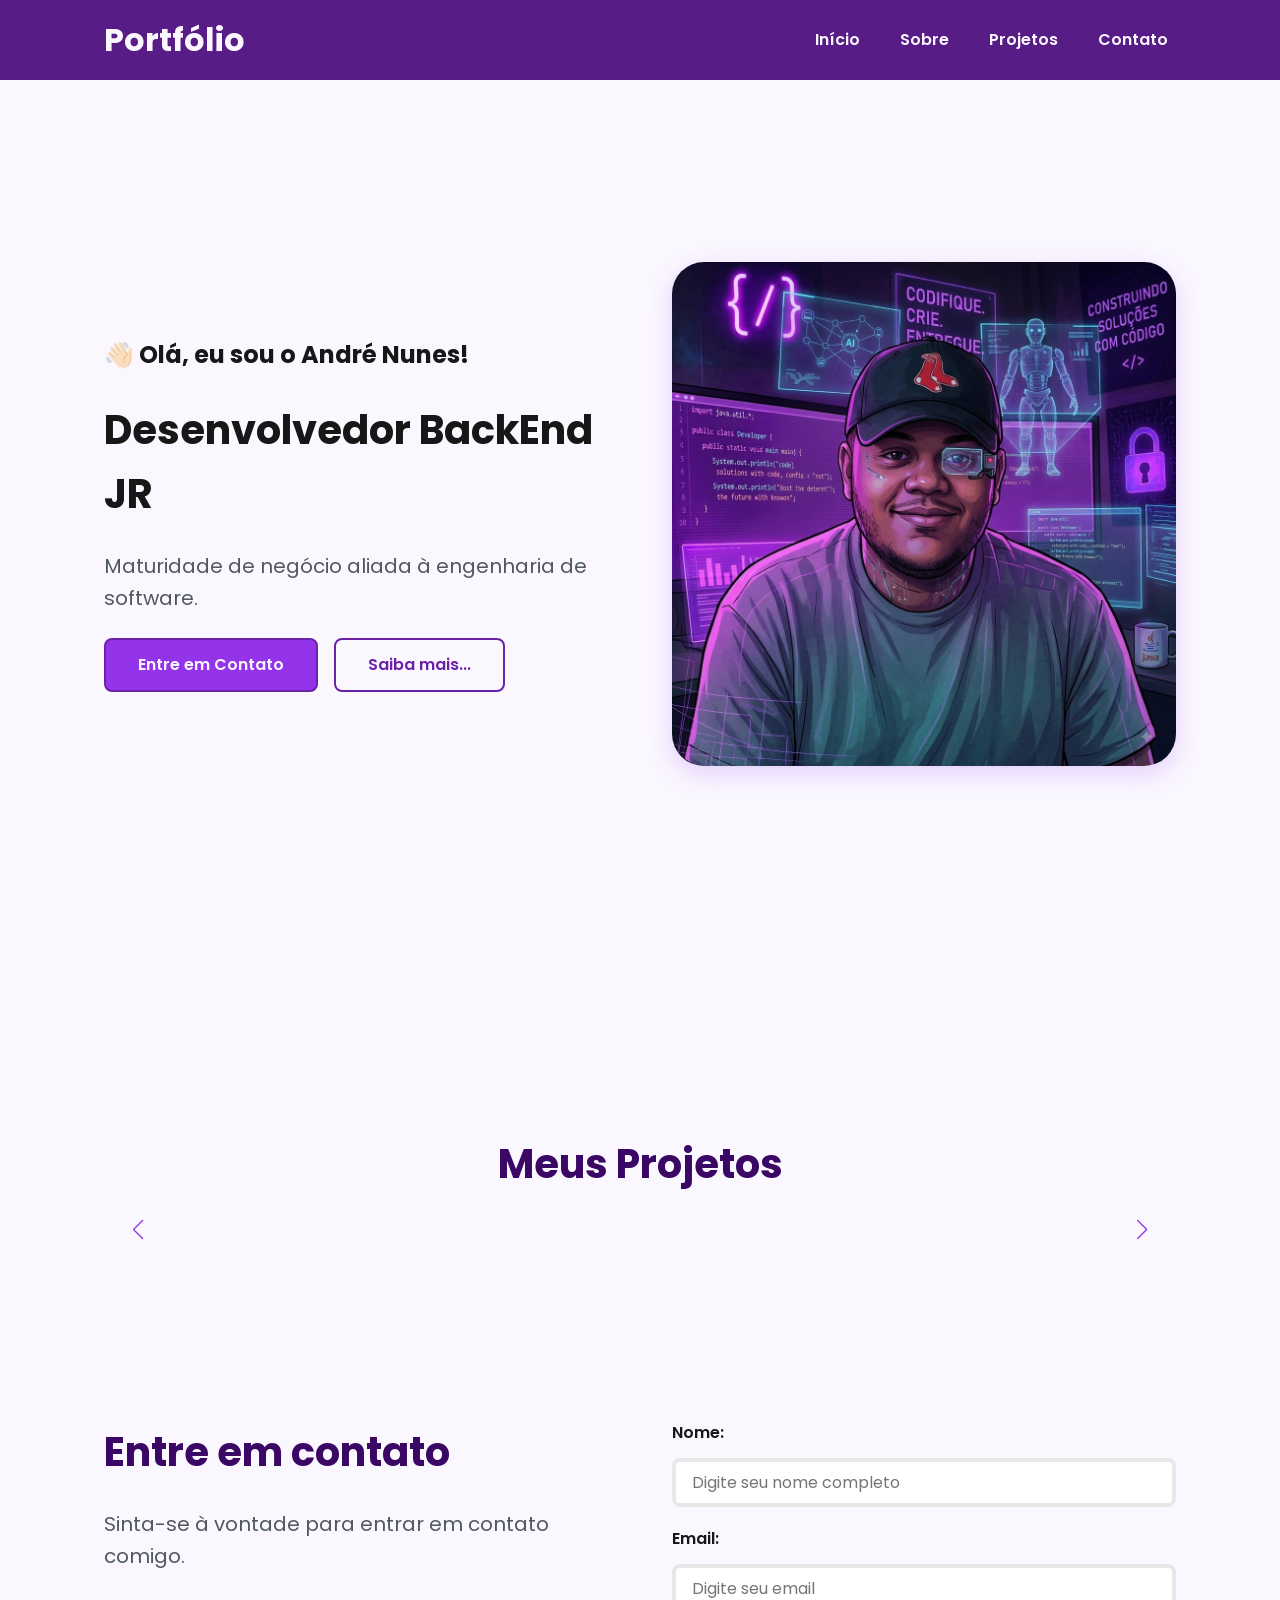
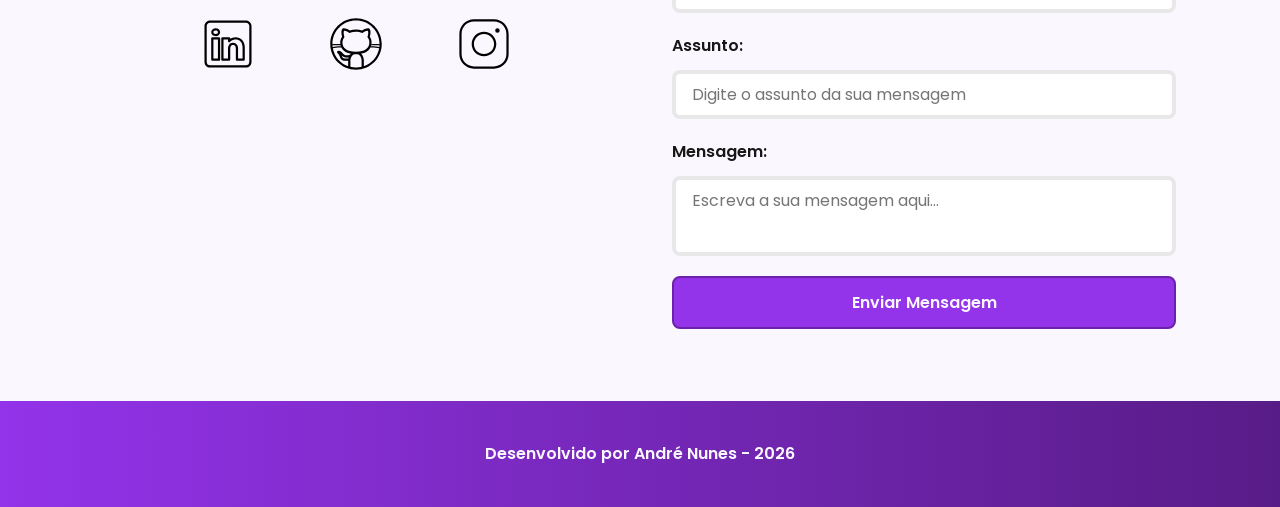
<file: index.html>
<!DOCTYPE html>
<html lang="pt-br">

<head>

    <!-- Fontes do Google -->
    <link rel="preconnect" href="https://fonts.googleapis.com">
    <link rel="preconnect" href="https://fonts.gstatic.com" crossorigin>

    <!-- Fonte do Google - Poppins -->
    <link href="https://fonts.googleapis.com/css2?family=Poppins&display=swap" rel="stylesheet">

    <meta charset="UTF-8">
    <meta name="viewport" content="width=device-width, initial-scale=1.0">

    <meta name="author" content="André Nunes">

    <meta name="description" content="Portfólio Pessoal do André Nunes, 
                    desenvolvedor BackEnd JR especializado em criar soluções 
                    digitais eficientes. Conheça meus projetos e entre em contato.">

    <meta name="robots" content="index, follow">

    <link rel="icon" type="image/svg+xml" href="./assets/img/favicon.svg">

    <!-- SWIPER CSS -->
    <link rel="stylesheet" href="https://cdn.jsdelivr.net/npm/swiper@11/swiper-bundle.min.css">

    <!-- CSS principal da página -->
    <link rel="stylesheet" href="./assets/css/style.css">

    <title>Portfólio do André</title>
</head>

<body>

    <!--- Cabeçalho da Página -->
    <header>
        <div class="menu-content">
            <!-- Título do cabeçalho -->
            <a href="index.html" id="titulo">Portfólio</a>

            <!-- Menu de Navegação -->
            <nav>
                <ul class="menu-list">
                    <li><a href="#hero">Início</a></li>
                    <li><a href="#about">Sobre</a></li>
                    <li><a href="#projects">Projetos</a></li>
                    <li><a href="#contact">Contato</a></li>

                </ul>
            </nav>
        </div>
    </header>

    <!--- Conteúdo Principal da Página -->
    <main>

        <!-- Seção Hero -->
        <section id="hero" class="section-container hero-container">

            <!-- Boas Vindas-->
            <article class="hero-content">
                <span>👋🏻 Olá, eu sou o André Nunes!</span>
                <h1>Desenvolvedor BackEnd JR</h1>
                <p>Maturidade de negócio aliada à engenharia de software.</p>

                <div class="buttons-container">
                    <a href="#contact" class="botao">Entre em Contato</a>
                    <a href="#about" class="botao-outline">Saiba mais...</a>
                </div>
            </article>

            <!-- Imagem da Seção Hero -->
            <figure class="hero-image">
                <img src="./assets/img/andre-portfolio.png" alt="Foto do autor do site" class="float-animation">
            </figure>

        </section>

        <!-- Seção Sobre Mim -->
        <section id="about" class="section-container about-container">



        </section>

        <!-- Seção Projetos -->
        <section id="projects" class="section-container projects-container">

            <h2>Meus Projetos</h2>

            <!-- Swiper Container -->
            <div class="swiper projects-swiper">
                <div class="swiper-wrapper">

                </div>

                <!-- Botões de Navegação -->
                <div class="swiper-button-next"></div>
                <div class="swiper-button-prev"></div>

                <!-- Paginação -->
                <div class="swiper-pagination"></div>

            </div>

        </section>

        <!-- Seção Contato -->
        <section id="contact" class="section-container contact-container">

            <!-- Redes Sociais-->
            <article class="contact-info">
                <h2>Entre em contato</h2>
                <p>Sinta-se à vontade para entrar em contato comigo.</p>

                <!-- Links das Redes Sociais -->
                <div class="social-container">

                    <a href="https://www.linkedin.com/in/andrel-srn/" target="_blank" class="social-icon"
                        aria-label="LinkedIn">
                        <img src="./assets/icons/social/linkedin.svg" alt="Link para o LinkedIn">
                    </a>

                    <a href="https://github.com/andrelsrn" target="_blank" class="social-icon" aria-label="GitHub">
                        <img src="./assets/icons/social/github.svg" alt="Link para o GitHub">
                    </a>

                    <a href="https://instagram.com/andrelsrn" target="_blank" class="social-icon"
                        aria-label="Instagram">
                        <img src="./assets/icons/social/instagram.svg" alt="Link para o Instagram">
                    </a>
                </div>
            </article>

            <!-- Formulário de Contato -->
            <form id="formulario" action="https://formsubmit.co/andrel.srn@hotmail.com" method="POST">

                <input type="hidden" name="_next" value="https://andrelsrn.github.io/portfolio/">
                <input type="hidden" name="_captcha" value="false">

                <label for="nome">Nome:</label>
                <input id="nome" name="nome" type="text" placeholder="Digite seu nome completo">
                <span id="erro-nome"></span>


                <label for="email">Email:</label>
                <input id="email" name="email" type="text" placeholder="Digite seu email">
                <span id="erro-email"></span>

                <label for="assunto">Assunto:</label>
                <input id="assunto" name="assunto" type="text" placeholder="Digite o assunto da sua mensagem">
                <span id="erro-assunto"></span>

                <label for="mensagem">Mensagem:</label>
                <textarea id="mensagem" name="mensagem" placeholder="Escreva a sua mensagem aqui..."></textarea>
                <span id="erro-mensagem"></span>

                <button class="botao" type="submit">Enviar Mensagem</button>

            </form>

        </section>


    </main>

    <!--- Rodapé da Página -->
    <footer>
        Desenvolvido por André Nunes - 2026
    </footer>

    <!-- SWIPER JS -->
    <script src="https://cdn.jsdelivr.net/npm/swiper@11/swiper-bundle.min.js"></script>

    <script src="./assets/js/script.js"></script>


</body>

</html>
</file>
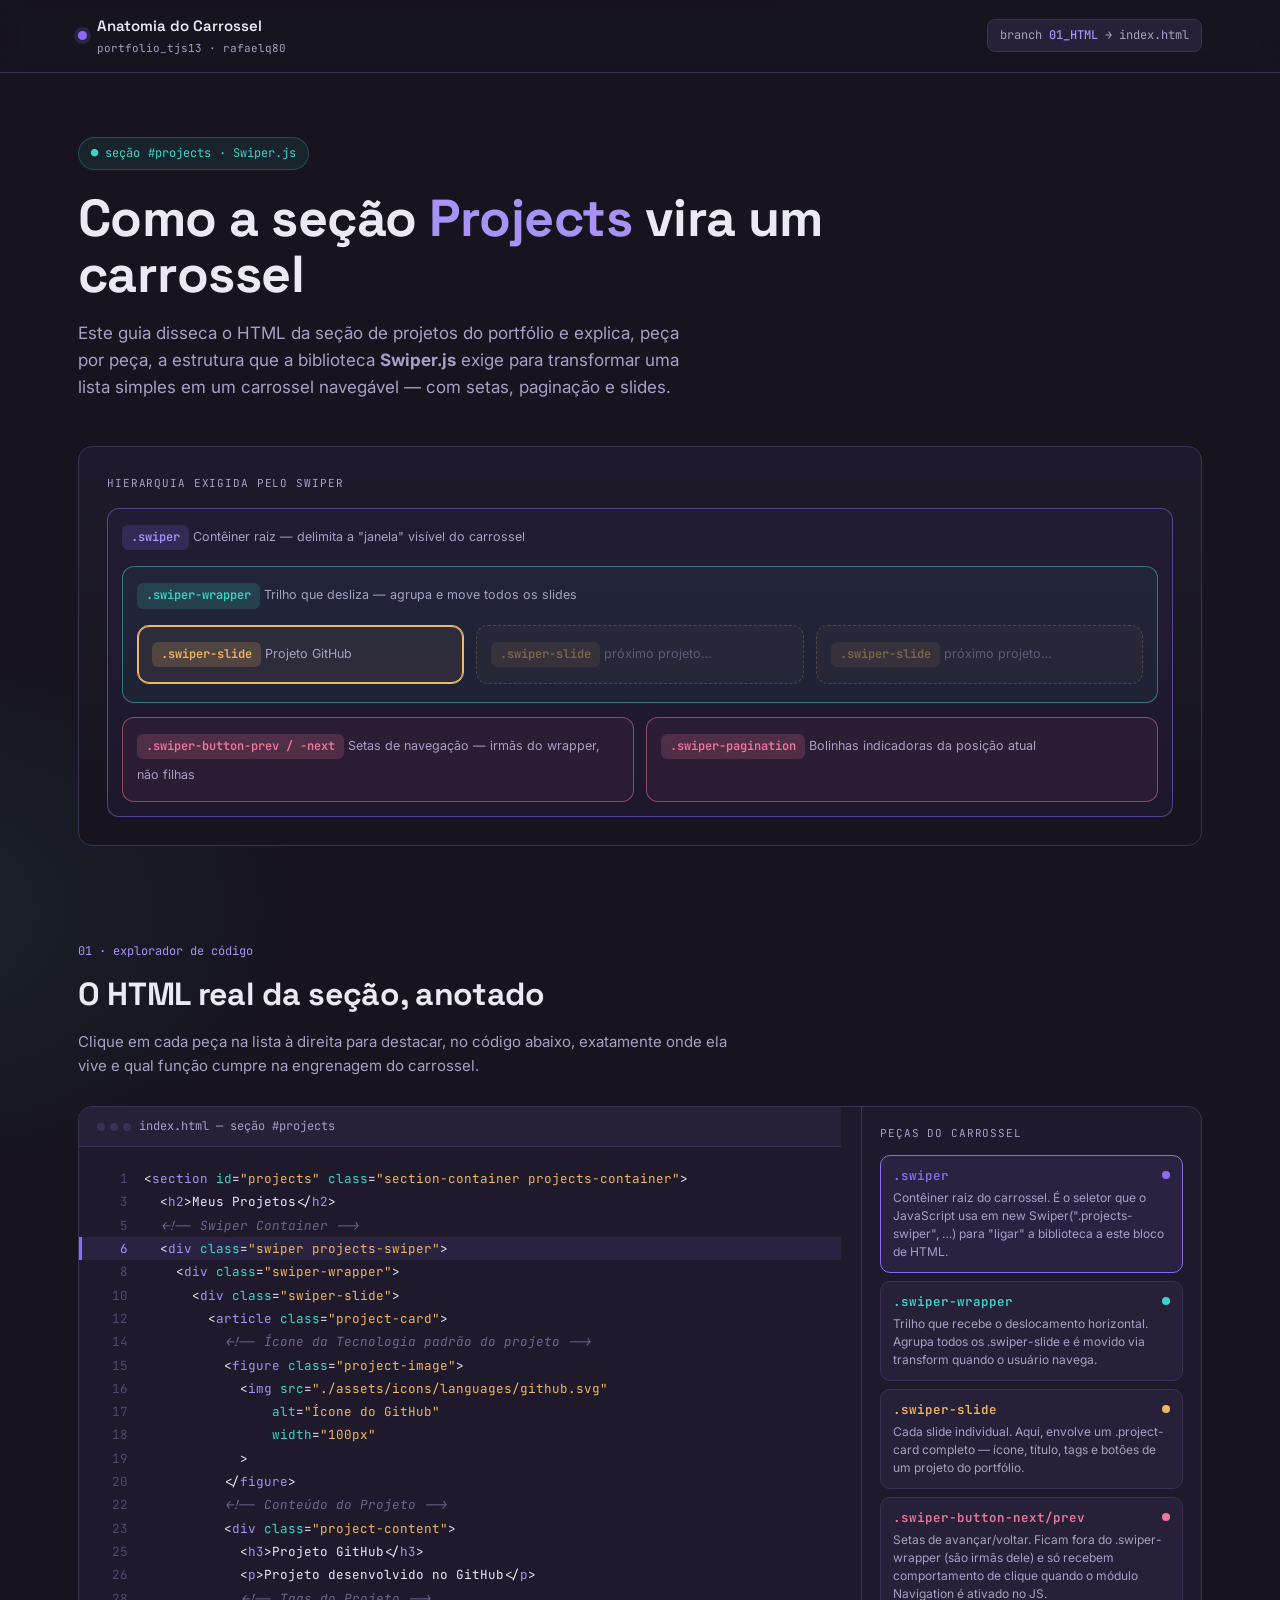
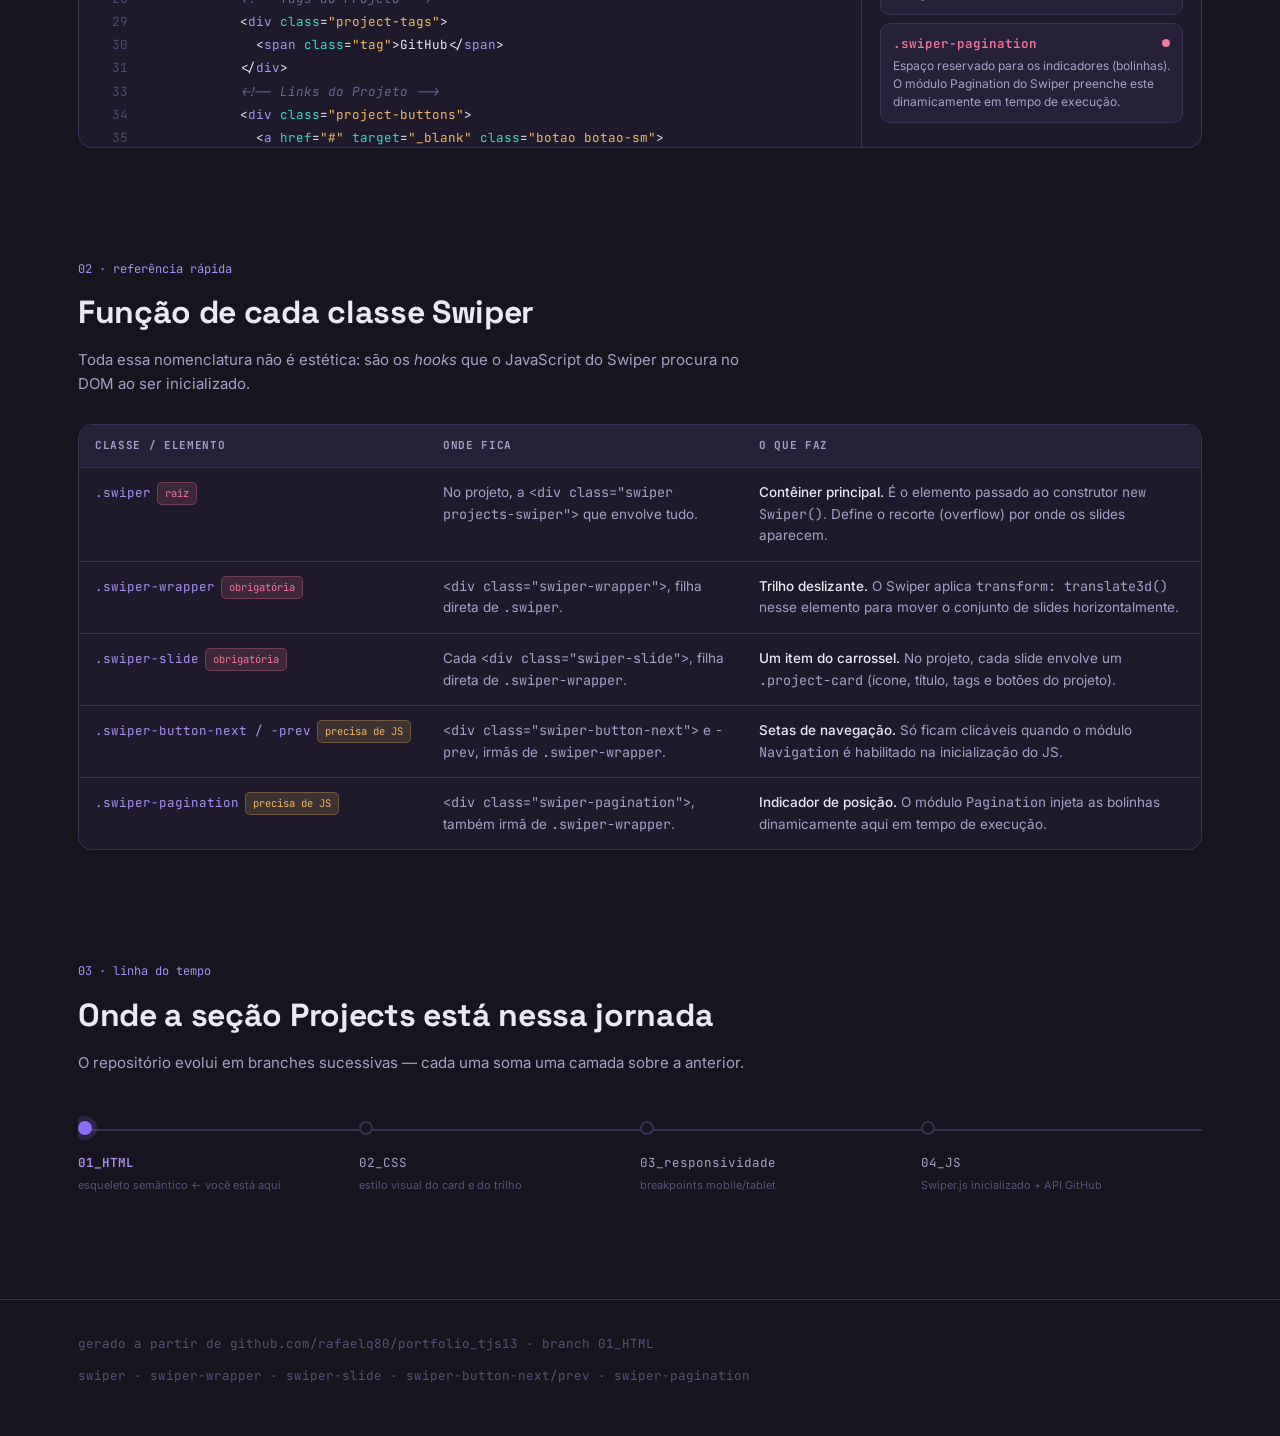
<file: assets/docs/html/swiper.html>
<!DOCTYPE html>
<html lang="pt-br">
<head>
<meta charset="UTF-8">
<meta name="viewport" content="width=device-width, initial-scale=1.0">
<title>Anatomia do Carrossel Swiper — Seção Projects</title>
<link rel="preconnect" href="https://fonts.googleapis.com">
<link rel="preconnect" href="https://fonts.gstatic.com" crossorigin>
<link href="https://fonts.googleapis.com/css2?family=Space+Grotesk:wght@500;600;700&family=Inter:wght@400;500;600&family=JetBrains+Mono:wght@400;500;600&display=swap" rel="stylesheet">
<style>
  :root{
    --bg: #17141f;
    --bg-soft: #1e1a2b;
    --surface: #262038;
    --surface-2: #2e2745;
    --line: #3a3155;
    --violet: #8b6cf2;
    --violet-soft: #a892f6;
    --slate: #8c86ab;
    --teal: #38d6c6;
    --amber: #f2b661;
    --rose: #f2769b;
    --text: #ece9f7;
    --text-dim: #a89fc7;
    --code-tag: #a892f6;
    --code-attr: #38d6c6;
    --code-str: #f2b661;
    --code-comment: #6e6690;
    --radius: 14px;
    --mono: 'JetBrains Mono', ui-monospace, monospace;
    --display: 'Space Grotesk', sans-serif;
    --body: 'Inter', sans-serif;
  }

  *{box-sizing:border-box;}
  html{scroll-behavior:smooth;}
  body{
    margin:0;
    background:
      radial-gradient(1000px 600px at 85% -10%, rgba(139,108,242,.16), transparent 60%),
      radial-gradient(800px 500px at -10% 30%, rgba(56,214,198,.08), transparent 55%),
      var(--bg);
    color:var(--text);
    font-family:var(--body);
    line-height:1.6;
    -webkit-font-smoothing:antialiased;
  }

  @media (prefers-reduced-motion: reduce){
    html{scroll-behavior:auto;}
    *{animation:none !important; transition:none !important;}
  }

  h1,h2,h3{font-family:var(--display); margin:0; letter-spacing:-.01em;}
  code, pre, .mono{font-family:var(--mono);}
  a{color:inherit;}

  .wrap{max-width:1180px; margin:0 auto; padding:0 28px;}

  /* ---------- TOPBAR ---------- */
  .topbar{
    position:sticky; top:0; z-index:50;
    backdrop-filter:blur(10px);
    background:rgba(23,20,31,.85);
    border-bottom:1px solid var(--line);
  }
  .topbar .wrap{display:flex; align-items:center; justify-content:space-between; padding:14px 28px;}
  .brand{display:flex; align-items:center; gap:10px; font-family:var(--display); font-weight:600; font-size:15px;}
  .brand .dot{width:9px; height:9px; border-radius:50%; background:var(--violet); box-shadow:0 0 0 4px rgba(139,108,242,.18);}
  .brand small{display:block; color:var(--text-dim); font-family:var(--mono); font-weight:400; font-size:11px; margin-top:2px;}
  .path{font-family:var(--mono); font-size:12px; color:var(--text-dim); background:var(--surface); padding:6px 12px; border-radius:8px; border:1px solid var(--line);}
  .path b{color:var(--violet-soft); font-weight:500;}

  /* ---------- HERO ---------- */
  .hero{padding:64px 0 40px;}
  .eyebrow{
    display:inline-flex; align-items:center; gap:8px;
    font-family:var(--mono); font-size:12px; color:var(--teal);
    background:rgba(56,214,198,.08); border:1px solid rgba(56,214,198,.25);
    padding:6px 12px; border-radius:999px; margin-bottom:20px;
  }
  .hero h1{font-size:clamp(32px,4.4vw,52px); line-height:1.08; max-width:780px;}
  .hero h1 span{color:var(--violet-soft);}
  .hero p.lead{max-width:620px; color:var(--text-dim); font-size:17px; margin-top:18px;}

  /* ---------- DIAGRAM (signature element) ---------- */
  .diagram{
    margin-top:44px; border:1px solid var(--line); border-radius:var(--radius);
    background:linear-gradient(180deg, var(--bg-soft), var(--bg));
    padding:28px; overflow-x:auto;
  }
  .diagram-label{font-family:var(--mono); font-size:11px; color:var(--text-dim); margin-bottom:16px; text-transform:uppercase; letter-spacing:.08em;}
  .stack{min-width:640px;}
  .box{border-radius:12px; border:1.5px solid; padding:14px; position:relative; transition:transform .18s ease, box-shadow .18s ease;}
  .box:hover{transform:translateY(-2px);}
  .box .tag{
    font-family:var(--mono); font-size:12px; font-weight:600; display:inline-flex; align-items:center; gap:6px;
    padding:3px 9px; border-radius:6px; margin-bottom:2px;
  }
  .box .desc{font-size:12.5px; color:var(--text-dim); margin-top:4px;}
  .box.swiper{border-color:rgba(139,108,242,.5); background:rgba(139,108,242,.05);}
  .box.swiper > .tag{background:rgba(139,108,242,.18); color:var(--violet-soft);}
  .box.wrapper{border-color:rgba(56,214,198,.5); background:rgba(56,214,198,.05); margin-top:14px;}
  .box.wrapper > .tag{background:rgba(56,214,198,.16); color:var(--teal);}
  .slides-row{display:flex; gap:12px; margin-top:14px; overflow-x:auto; padding-bottom:4px;}
  .box.slide{border-color:rgba(242,182,97,.5); background:rgba(242,182,97,.06); min-width:150px; flex:1;}
  .box.slide > .tag{background:rgba(242,182,97,.18); color:var(--amber);}
  .box.slide.active-repo{border-color:var(--amber); box-shadow:0 0 0 1px var(--amber) inset;}
  .box.slide.ghost{opacity:.45; border-style:dashed;}
  .siblings-row{display:flex; gap:12px; margin-top:14px;}
  .box.nav{border-color:rgba(242,118,155,.5); background:rgba(242,118,155,.06); flex:1;}
  .box.nav > .tag{background:rgba(242,118,155,.18); color:var(--rose);}
  .box.pagination{border-color:rgba(242,118,155,.5); background:rgba(242,118,155,.06); flex:1;}
  .box.pagination > .tag{background:rgba(242,118,155,.18); color:var(--rose);}

  /* ---------- SECTION HEADERS ---------- */
  .section{padding:56px 0;}
  .section-head{margin-bottom:28px; max-width:680px;}
  .section-head .kicker{font-family:var(--mono); font-size:12px; color:var(--violet-soft); margin-bottom:8px;}
  .section-head h2{font-size:clamp(24px,3vw,32px);}
  .section-head p{color:var(--text-dim); margin-top:10px; font-size:15px;}

  /* ---------- EXPLORER (interactive signature) ---------- */
  .explorer{
    display:grid; grid-template-columns:1fr 340px; gap:20px;
    border:1px solid var(--line); border-radius:var(--radius); overflow:hidden;
    background:var(--bg-soft);
  }
  @media (max-width:880px){ .explorer{grid-template-columns:1fr;} }

  .code-pane{padding:0; overflow:auto; max-height:640px;}
  .code-pane .file-tab{
    display:flex; align-items:center; gap:8px; padding:10px 18px; font-family:var(--mono); font-size:12px;
    color:var(--text-dim); border-bottom:1px solid var(--line); background:var(--surface); position:sticky; top:0;
  }
  .file-tab .dots{display:flex; gap:5px;}
  .file-tab .dots span{width:8px; height:8px; border-radius:50%; background:var(--line);}
  pre.code{margin:0; padding:20px 0; font-size:12.6px; line-height:1.85;}
  .line{display:flex; padding:0 18px; border-left:3px solid transparent; cursor:default; white-space:pre;}
  .line .ln{width:28px; flex:none; color:#514a70; user-select:none; text-align:right; margin-right:16px;}
  .line .code-text{white-space:pre-wrap; word-break:break-word;}
  .line.hl{background:rgba(139,108,242,.1); border-left-color:var(--violet);}
  .line.hl .ln{color:var(--violet-soft);}
  .tk-tag{color:var(--code-tag);}
  .tk-attr{color:var(--code-attr);}
  .tk-str{color:var(--code-str);}
  .tk-comment{color:var(--code-comment); font-style:italic;}
  .tk-punc{color:#7a7396;}

  .legend{border-left:1px solid var(--line); padding:18px; overflow:auto; max-height:640px;}
  .legend-title{font-family:var(--mono); font-size:11px; text-transform:uppercase; letter-spacing:.08em; color:var(--text-dim); margin-bottom:12px;}
  .chip{
    display:block; width:100%; text-align:left; background:var(--surface); border:1px solid var(--line);
    border-radius:10px; padding:11px 12px; margin-bottom:8px; cursor:pointer; color:var(--text);
    font-family:var(--body); font-size:13px; transition:border-color .15s ease, background .15s ease;
  }
  .chip .chip-top{display:flex; align-items:center; justify-content:space-between; gap:8px;}
  .chip .chip-name{font-family:var(--mono); font-size:12.5px; font-weight:600;}
  .chip .chip-fn{display:block; margin-top:5px; color:var(--text-dim); font-size:12px; line-height:1.5;}
  .chip.active{border-color:var(--violet); background:rgba(139,108,242,.1);}
  .chip.active .chip-name{color:var(--violet-soft);}
  .chip .swatch{width:8px; height:8px; border-radius:50%; flex:none;}

  /* ---------- TABLE ---------- */
  .table-card{border:1px solid var(--line); border-radius:var(--radius); overflow:hidden; background:var(--bg-soft);}
  table{width:100%; border-collapse:collapse; font-size:13.5px;}
  thead th{
    text-align:left; font-family:var(--mono); font-size:11px; text-transform:uppercase; letter-spacing:.06em;
    color:var(--text-dim); background:var(--surface); padding:12px 16px; border-bottom:1px solid var(--line);
  }
  tbody td{padding:14px 16px; border-bottom:1px solid var(--line); vertical-align:top; color:var(--text-dim);}
  tbody tr:last-child td{border-bottom:none;}
  tbody td.cls{font-family:var(--mono); color:var(--violet-soft); font-size:12.5px; white-space:nowrap;}
  tbody td strong{color:var(--text); font-weight:500;}
  .badge{display:inline-block; font-family:var(--mono); font-size:10.5px; padding:2px 7px; border-radius:5px; margin-left:6px;}
  .badge.required{background:rgba(242,118,155,.15); color:var(--rose); border:1px solid rgba(242,118,155,.3);}
  .badge.needs-js{background:rgba(242,182,97,.15); color:var(--amber); border:1px solid rgba(242,182,97,.3);}

  /* ---------- CALLOUT ---------- */
  .callout{
    display:flex; gap:14px; border:1px solid rgba(242,182,97,.35); background:rgba(242,182,97,.06);
    border-radius:var(--radius); padding:20px 22px; margin-top:20px;
  }
  .callout .icon{font-size:20px; flex:none; margin-top:2px;}
  .callout h3{font-size:15px; margin-bottom:6px; color:var(--amber); font-family:var(--body); font-weight:600;}
  .callout p{margin:0; color:var(--text-dim); font-size:13.5px;}
  .callout code{background:var(--surface); padding:1px 6px; border-radius:4px; color:var(--code-str); font-size:12px;}

  .callout.bug{border-color:rgba(139,108,242,.35); background:rgba(139,108,242,.06);}
  .callout.bug h3{color:var(--violet-soft);}

  /* ---------- ROADMAP ---------- */
  .roadmap{display:flex; gap:0; margin-top:8px; overflow-x:auto;}
  .stop{flex:1; min-width:150px; position:relative; padding:18px 16px 18px 0;}
  .stop::before{content:""; position:absolute; top:26px; left:0; right:-0px; height:2px; background:var(--line);}
  .stop:first-child::before{left:0;}
  .stop .node{
    width:14px; height:14px; border-radius:50%; background:var(--bg); border:2px solid var(--line);
    position:relative; z-index:2; margin-bottom:14px;
  }
  .stop.current .node{border-color:var(--violet); background:var(--violet); box-shadow:0 0 0 5px rgba(139,108,242,.18);}
  .stop .name{font-family:var(--mono); font-size:12.5px; color:var(--text-dim);}
  .stop.current .name{color:var(--violet-soft); font-weight:600;}
  .stop .tag2{display:block; font-size:11px; color:#5a5378; margin-top:3px;}

  footer{border-top:1px solid var(--line); padding:34px 0 50px; margin-top:30px;}
  footer .wrap{display:flex; justify-content:space-between; align-items:center; flex-wrap:wrap; gap:12px;}
  footer p{margin:0; color:#5a5378; font-size:12.5px; font-family:var(--mono);}

  ::selection{background:rgba(139,108,242,.35);}
  ::-webkit-scrollbar{height:8px; width:8px;}
  ::-webkit-scrollbar-thumb{background:var(--line); border-radius:8px;}
</style>
</head>
<body>

  <div class="topbar">
    <div class="wrap">
      <div class="brand">
        <span class="dot"></span>
        <div>
          Anatomia do Carrossel
          <small>portfolio_tjs13 · rafaelq80</small>
        </div>
      </div>
      <div class="path">branch <b>01_HTML</b> → <span id="pathFile">index.html</span></div>
    </div>
  </div>

  <header class="hero">
    <div class="wrap">
      <span class="eyebrow">● seção <code>#projects</code> · Swiper.js</span>
      <h1>Como a seção <span>Projects</span> vira um carrossel</h1>
      <p class="lead">Este guia disseca o HTML da seção de projetos do portfólio e explica, peça por peça, a estrutura que a biblioteca <strong>Swiper.js</strong> exige para transformar uma lista simples em um carrossel navegável — com setas, paginação e slides.</p>

      <div class="diagram">
        <div class="diagram-label">Hierarquia exigida pelo Swiper</div>
        <div class="stack">
          <div class="box swiper">
            <span class="tag">.swiper</span>
            <span class="desc">Contêiner raiz — delimita a "janela" visível do carrossel</span>

            <div class="box wrapper">
              <span class="tag">.swiper-wrapper</span>
              <span class="desc">Trilho que desliza — agrupa e move todos os slides</span>

              <div class="slides-row">
                <div class="box slide active-repo">
                  <span class="tag">.swiper-slide</span>
                  <span class="desc">Projeto GitHub</span>
                </div>
                <div class="box slide ghost">
                  <span class="tag">.swiper-slide</span>
                  <span class="desc">próximo projeto…</span>
                </div>
                <div class="box slide ghost">
                  <span class="tag">.swiper-slide</span>
                  <span class="desc">próximo projeto…</span>
                </div>
              </div>
            </div>

            <div class="siblings-row">
              <div class="box nav">
                <span class="tag">.swiper-button-prev / -next</span>
                <span class="desc">Setas de navegação — irmãs do wrapper, não filhas</span>
              </div>
              <div class="box pagination">
                <span class="tag">.swiper-pagination</span>
                <span class="desc">Bolinhas indicadoras da posição atual</span>
              </div>
            </div>
          </div>
        </div>
      </div>
    </div>
  </header>

  <section class="section">
    <div class="wrap">
      <div class="section-head">
        <div class="kicker">01 · explorador de código</div>
        <h2>O HTML real da seção, anotado</h2>
        <p>Clique em cada peça na lista à direita para destacar, no código abaixo, exatamente onde ela vive e qual função cumpre na engrenagem do carrossel.</p>
      </div>

      <div class="explorer">
        <div class="code-pane">
          <div class="file-tab">
            <span class="dots"><span></span><span></span><span></span></span>
            index.html — seção #projects
          </div>
          <pre class="code" id="codeBlock"></pre>
        </div>
        <div class="legend">
          <div class="legend-title">Peças do carrossel</div>
          <div id="chipList"></div>
        </div>
      </div>
    </div>
  </section>

  <section class="section">
    <div class="wrap">
      <div class="section-head">
        <div class="kicker">02 · referência rápida</div>
        <h2>Função de cada classe Swiper</h2>
        <p>Toda essa nomenclatura não é estética: são os <em>hooks</em> que o JavaScript do Swiper procura no DOM ao ser inicializado.</p>
      </div>

      <div class="table-card">
        <table>
          <thead>
            <tr><th>Classe / elemento</th><th>Onde fica</th><th>O que faz</th></tr>
          </thead>
          <tbody>
            <tr>
              <td class="cls">.swiper<span class="badge required">raiz</span></td>
              <td>No projeto, a <code>&lt;div class="swiper projects-swiper"&gt;</code> que envolve tudo.</td>
              <td><strong>Contêiner principal.</strong> É o elemento passado ao construtor <code>new Swiper()</code>. Define o recorte (overflow) por onde os slides aparecem.</td>
            </tr>
            <tr>
              <td class="cls">.swiper-wrapper<span class="badge required">obrigatória</span></td>
              <td><code>&lt;div class="swiper-wrapper"&gt;</code>, filha direta de <code>.swiper</code>.</td>
              <td><strong>Trilho deslizante.</strong> O Swiper aplica <code>transform: translate3d()</code> nesse elemento para mover o conjunto de slides horizontalmente.</td>
            </tr>
            <tr>
              <td class="cls">.swiper-slide<span class="badge required">obrigatória</span></td>
              <td>Cada <code>&lt;div class="swiper-slide"&gt;</code>, filha direta de <code>.swiper-wrapper</code>.</td>
              <td><strong>Um item do carrossel.</strong> No projeto, cada slide envolve um <code>.project-card</code> (ícone, título, tags e botões do projeto).</td>
            </tr>
            <tr>
              <td class="cls">.swiper-button-next / -prev<span class="badge needs-js">precisa de JS</span></td>
              <td><code>&lt;div class="swiper-button-next"&gt;</code> e <code>-prev</code>, irmãs de <code>.swiper-wrapper</code>.</td>
              <td><strong>Setas de navegação.</strong> Só ficam clicáveis quando o módulo <code>Navigation</code> é habilitado na inicialização do JS.</td>
            </tr>
            <tr>
              <td class="cls">.swiper-pagination<span class="badge needs-js">precisa de JS</span></td>
              <td><code>&lt;div class="swiper-pagination"&gt;</code>, também irmã de <code>.swiper-wrapper</code>.</td>
              <td><strong>Indicador de posição.</strong> O módulo <code>Pagination</code> injeta as bolinhas dinamicamente aqui em tempo de execução.</td>
            </tr>
          </tbody>
        </table>
      </div>

    </div>
  </section>

  <section class="section">
    <div class="wrap">
      <div class="section-head">
        <div class="kicker">03 · linha do tempo</div>
        <h2>Onde a seção Projects está nessa jornada</h2>
        <p>O repositório evolui em branches sucessivas — cada uma soma uma camada sobre a anterior.</p>
      </div>
      <div class="roadmap">
        <div class="stop current"><div class="node"></div><span class="name">01_HTML</span><span class="tag2">esqueleto semântico ← você está aqui</span></div>
        <div class="stop"><div class="node"></div><span class="name">02_CSS</span><span class="tag2">estilo visual do card e do trilho</span></div>
        <div class="stop"><div class="node"></div><span class="name">03_responsividade</span><span class="tag2">breakpoints mobile/tablet</span></div>
        <div class="stop"><div class="node"></div><span class="name">04_JS</span><span class="tag2">Swiper.js inicializado + API GitHub</span></div>
      </div>
    </div>
  </section>

  <footer>
    <div class="wrap">
      <p>gerado a partir de github.com/rafaelq80/portfolio_tjs13 · branch 01_HTML</p>
      <p>swiper · swiper-wrapper · swiper-slide · swiper-button-next/prev · swiper-pagination</p>
    </div>
  </footer>

<script>
(function(){
  // Código real da seção #projects, tokenizado em spans para o painel de anotação.
  // Cada linha carrega um data-part opcional que a liga a um chip da legenda.
  const lines = [
    {t:'&lt;section id="projects" class="section-container projects-container"&gt;', part:null},
    {t:'', part:null},
    {t:'  &lt;h2&gt;Meus Projetos&lt;/h2&gt;', part:null},
    {t:'', part:null},
    {t:'  &lt;!-- Swiper Container --&gt;', part:null, comment:true},
    {t:'  &lt;div class="swiper projects-swiper"&gt;', part:'swiper'},
    {t:'', part:'swiper'},
    {t:'    &lt;div class="swiper-wrapper"&gt;', part:'wrapper'},
    {t:'', part:'wrapper'},
    {t:'      &lt;div class="swiper-slide"&gt;', part:'slide'},
    {t:'', part:'slide'},
    {t:'        &lt;article class="project-card"&gt;', part:'slide'},
    {t:'', part:'slide'},
    {t:'          &lt;!-- Ícone da Tecnologia padrão do projeto --&gt;', part:'slide', comment:true},
    {t:'          &lt;figure class="project-image"&gt;', part:'slide'},
    {t:'            &lt;img src="./assets/icons/languages/github.svg"', part:'slide'},
    {t:'                alt="Ícone do GitHub"', part:'slide'},
    {t:'                width="100px"', part:'slide'},
    {t:'            &gt;', part:'slide'},
    {t:'          &lt;/figure&gt;', part:'slide'},
    {t:'', part:'slide'},
    {t:'          &lt;!-- Conteúdo do Projeto --&gt;', part:'slide', comment:true},
    {t:'          &lt;div class="project-content"&gt;', part:'slide'},
    {t:'', part:'slide'},
    {t:'            &lt;h3&gt;Projeto GitHub&lt;/h3&gt;', part:'slide'},
    {t:'            &lt;p&gt;Projeto desenvolvido no GitHub&lt;/p&gt;', part:'slide'},
    {t:'', part:'slide'},
    {t:'            &lt;!-- Tags do Projeto --&gt;', part:'slide', comment:true},
    {t:'            &lt;div class="project-tags"&gt;', part:'slide'},
    {t:'              &lt;span class="tag"&gt;GitHub&lt;/span&gt;', part:'slide'},
    {t:'            &lt;/div&gt;', part:'slide'},
    {t:'', part:'slide'},
    {t:'            &lt;!-- Links do Projeto --&gt;', part:'slide', comment:true},
    {t:'            &lt;div class="project-buttons"&gt;', part:'slide'},
    {t:'              &lt;a href="#" target="_blank" class="botao botao-sm"&gt;', part:'slide'},
    {t:'                GitHub', part:'slide'},
    {t:'              &lt;/a&gt;', part:'slide'},
    {t:'              &lt;a href="#" target="_blank" class="botao-outline botao-sm"&gt;', part:'slide'},
    {t:'                Deploy', part:'slide'},
    {t:'              &lt;/a&gt;', part:'slide'},
    {t:'            &lt;/div&gt;', part:'slide'},
    {t:'', part:'slide'},
    {t:'          &lt;/div&gt;', part:'slide'},
    {t:'', part:'slide'},
    {t:'        &lt;/article&gt;', part:'slide'},
    {t:'', part:'slide'},
    {t:'      &lt;/div&gt; &lt;!-- fecha o slide --&gt;', part:'slide'},
    {t:'', part:'wrapper'},
    {t:'    &lt;/div&gt;', part:'wrapper'},
    {t:'', part:'swiper'},
    {t:'    &lt;!-- Botões de Navegação --&gt;', part:'nav', comment:true},
    {t:'    &lt;div class="swiper-button-next"&gt;&lt;/div&gt;', part:'nav'},
    {t:'    &lt;div class="swiper-button-prev"&gt;&lt;/div&gt;', part:'nav'},
    {t:'', part:'swiper'},
    {t:'    &lt;!-- Paginação --&gt;', part:'pagination', comment:true},
    {t:'    &lt;div class="swiper-pagination"&gt;&lt;/div&gt;', part:'pagination'},
    {t:'', part:null},
    {t:'  &lt;/div&gt;', part:'swiper'},
    {t:'', part:null},
    {t:'&lt;/section&gt;', part:null},
  ];

  const parts = {
    swiper:     {name:'.swiper',                color:'#8b6cf2', fn:'Contêiner raiz do carrossel. É o seletor que o JavaScript usa em new Swiper(".projects-swiper", …) para "ligar" a biblioteca a este bloco de HTML.'},
    wrapper:    {name:'.swiper-wrapper',         color:'#38d6c6', fn:'Trilho que recebe o deslocamento horizontal. Agrupa todos os .swiper-slide e é movido via transform quando o usuário navega.'},
    slide:      {name:'.swiper-slide',           color:'#f2b661', fn:'Cada slide individual. Aqui, envolve um .project-card completo — ícone, título, tags e botões de um projeto do portfólio.'},
    nav:        {name:'.swiper-button-next/prev',color:'#f2769b', fn:'Setas de avançar/voltar. Ficam fora do .swiper-wrapper (são irmãs dele) e só recebem comportamento de clique quando o módulo Navigation é ativado no JS.'},
    pagination: {name:'.swiper-pagination',      color:'#f2769b', fn:'Espaço reservado para os indicadores (bolinhas). O módulo Pagination do Swiper preenche este <div> dinamicamente em tempo de execução.'}
  };

  const codeBlock = document.getElementById('codeBlock');
  const chipList = document.getElementById('chipList');

  function highlight(raw){
    const M1 = '\u0001', M2 = '\u0002'; // marcadores temporários, fora do alfabeto do HTML
    let out = raw.replace(/(&lt;\/?)([a-zA-Z0-9]+)/g, (m, p1, p2) => p1 + M1 + 'TAG' + M2 + p2 + M1 + M2);
    out = out.replace(/([a-zA-Z-]+)(=)(&quot;|")([^"]*)(&quot;|")/g, (m, p1, p2, p3, p4, p5) =>
      M1 + 'ATTR' + M2 + p1 + M1 + M2 + p2 + M1 + 'STR' + M2 + p3 + p4 + p5 + M1 + M2
    );
    out = out.replace(new RegExp(M1+'TAG'+M2+'(.*?)'+M1+M2, 'g'), '<span class="tk-tag">$1</span>');
    out = out.replace(new RegExp(M1+'ATTR'+M2+'(.*?)'+M1+M2, 'g'), '<span class="tk-attr">$1</span>');
    out = out.replace(new RegExp(M1+'STR'+M2+'(.*?)'+M1+M2, 'g'), '<span class="tk-str">$1</span>');
    return out;
  }

  lines.forEach((line, i) => {
    const row = document.createElement('div');
    row.className = 'line' + (line.part ? ' part-'+line.part : '');
    if(line.part) row.dataset.part = line.part;
    const ln = document.createElement('span');
    ln.className = 'ln';
    ln.textContent = line.t ? (i+1) : '';
    const codeText = document.createElement('span');
    codeText.className = 'code-text' + (line.comment ? ' tk-comment' : '');
    codeText.innerHTML = line.comment ? line.t : highlight(line.t);
    row.appendChild(ln);
    row.appendChild(codeText);
    codeBlock.appendChild(row);
  });

  Object.keys(parts).forEach(key => {
    const p = parts[key];
    const chip = document.createElement('button');
    chip.className = 'chip';
    chip.dataset.part = key;
    chip.innerHTML =
      '<span class="chip-top">' +
        '<span class="chip-name" style="color:'+p.color+'">'+p.name+'</span>' +
        '<span class="swatch" style="background:'+p.color+'"></span>' +
      '</span>' +
      '<span class="chip-fn">'+p.fn+'</span>';
    chip.addEventListener('click', () => selectPart(key, chip));
    chipList.appendChild(chip);
  });

  function selectPart(key, chipEl){
    document.querySelectorAll('.chip').forEach(c => c.classList.remove('active'));
    document.querySelectorAll('.line').forEach(l => l.classList.remove('hl'));
    chipEl.classList.add('active');
    const target = document.querySelector('.line[data-part="'+key+'"]');
    document.querySelectorAll('.line[data-part="'+key+'"]').forEach(l => l.classList.add('hl'));
    if(target) target.scrollIntoView({block:'center', behavior:'smooth'});
  }

  // seleciona .swiper por padrão para orientar o primeiro olhar
  const firstChip = chipList.querySelector('.chip');
  if(firstChip) selectPart('swiper', firstChip);
})();
</script>
</body>
</html>
</file>
<file: assets/css/style.css>
* {
    margin: 0;
    padding: 0;
    box-sizing: border-box;
    font-family: 'Poppins', sans-serif;
    font-weight: 400;
    text-decoration: none;
    outline: none;
}

/* Variáveis */
:root {
/* Paleta de Cores - Purple */
    --red-50: #f3e8ff;
    --red-100: #e9d5ff;
    --red-200: #d8b4fe;
    --red-300: #c084fc;
    --red-400: #a855f7;
    --red-500: #9333ea; /* Roxo Principal */
    --red-600: #7e22ce;
    --red-700: #6b21a8;
    --red-800: #581c87;
    --red-900: #3b0764;
    --red-950: #240046;

    /* Cores Neutras */
    --gray-200: #e8e8e8;
    --gray-400: #505861;
    --black: #171717;
    --white: #FAF7FF;

    /* Cores de Estado */
    --error: #e63946;

    /* Sombras ajustadas para o tom roxo (RGBA da cor 147, 51, 234) */
    --shadow-sm: 0 0.25rem 0.5rem rgba(0, 0, 0, 0.05);
    --shadow-md: 0 0.25rem 0.75rem rgba(147, 51, 234, 0.3);
    --shadow-lg: 0 0.5rem 1.5rem rgba(147, 51, 234, 0.2);

    /* Espaçamentos */
    --spacing-xs: 0.5rem;
    --spacing-sm: 1rem;
    --spacing-md: 1.5rem;
    --spacing-lg: 2rem;
    --spacing-xl: 3rem;
    --spacing-2xl: 4rem;

    /* Tamanhos de Fonte */
    --text-sm: 0.75rem;
    --text-base: 1rem;
    --text-lg: 1.25rem;
    --text-xl: 1.5rem;
    --text-2xl: 2rem;
    --text-3xl: 2.5rem;

    /* Border Radius */
    --radius-sm: 0.25rem;
    --radius-md: 0.5rem;
    --radius-lg: 1rem;
    --radius-xl: 2rem;
    --radius-full: 50%;

    /* Animação Padrão */
    --transition-default: all 0.3s ease;
}

html {
    scroll-behavior: smooth;
}

body {
    display: flex;
    flex-direction: column;
    min-height: 100vh;
    background-color: var(--white);
    color: var(--black);
    font-size: var(--text-base);
    line-height: 1.6;
}

main {
    flex: 1;
    padding: var(--spacing-md);
}

.section-container {
    max-width: 70rem;
    margin: 0 auto;
    padding: var(--spacing-xl) var(--spacing-md);
    scroll-margin-top: 6rem;
}

.buttons-container {
    display: flex;
    gap: var(--spacing-sm);
}

.botao,
.botao-outline {
    display: inline-block;
    padding: 0.75rem 2rem;
    border: 0.15rem solid transparent;
    border-radius: var(--radius-md);
    font-size: var(--text-base);
    font-weight: 600;
    text-align: center;
    cursor: pointer;
    transition: var(--transition-default);
}

.botao {
    border-color: var(--red-700);
    background-color: var(--red-500);
    color: var(--white);
}

.botao:hover {
    border-color: var(--red-800);
    background-color: var(--red-500);
    box-shadow: var(--shadow-md);
    transform: translateY(-0.25rem);
}

.botao-outline {
    border-color: var(--red-700);
    background-color: transparent;
    color: var(--red-700);
}

.botao-outline:hover {
    border-color: var(--red-800);
    background-color: var(--red-500);
    color: var(--white);
    transform: translateY(-0.25rem);
}

/* Botões pequenos - Card Projetos */

.botao.botao-sm,
.botao-outline.botao-sm {
    min-width: 6rem;
    padding: 0.25rem var(--spacing-sm);
    border-width: 0.125rem;
    border-radius: 0.25rem;
    font-size: var(--text-sm);
}

header {
    position: sticky;
    top: 0;
    z-index: 1000;
    width: 100%;
    height: 5rem;
    border-bottom: var (--spacing-xs) solid var(--gray-200);
    box-shadow: var(--red-800);
    background-color: var(--red-800);
}

header a {
    color: var(--white);
    transition: color 0.3s ease;
    font-weight: 600;
}

header a:hover {
    color: var(--red-100);
}

#titulo {
    font-size: var(--text-2xl);
    font-weight: 700;
}

.menu-content {
    display: flex;
    justify-content: space-between;
    align-items: center;
    max-width: 70rem;
    height: 100%;
    margin: 0 auto;
    padding: 0 var(--spacing-md);
}

.menu-list {
    display: flex;
    gap: var(--spacing-md);
    list-style: none;
}

.menu-list a {
    padding: var(--spacing-xs);
}

/* Seção Hero*/
.hero-container {
    display: flex;
    align-items: center;
    gap: var(--spacing-2xl);
    min-height: calc(100vh - 5rem);
}

.hero-content {
    display: flex;
    flex: 1;
    flex-direction: column;
    gap: var(--spacing-md);
}

.hero-content span {
    font-size: var(--text-xl);
    font-weight: 700;
}

.hero-content h1 {
    font-size: var(--text-3xl);
    font-weight: 700;
}

/* configura todos os parágrafos */
.hero-content p,
.about-content p,
.contact-info p {
    font-size: var(--text-lg);
    color: var(--gray-400);
}

.hero-image {
    flex: 1;
    display: flex;
    justify-content: center;
}

.hero-image img {
    width: 100%;
    max-width: 100%;
    border-radius: var(--radius-xl);
    box-shadow: var(--shadow-lg);
}

/* Animação Flutuante */
@keyframes float {

    0%,
    100% {
        transform: translateY(0);
    }

    50% {
        transform: translateY(-1.25rem);
    }

}

/* Usa animação */
.float-animation {
    animation: float 3s ease-in-out infinite;
}


/* Seção About */

.about-container {
    display: flex;
    flex-direction: row;
    align-items: center;
    gap: var(--spacing-2xl);
}

/* Imagem de perfil */
.about-image {
    flex: 1;
    display: flex;
    justify-content: center;
    align-items: center;
}

.about-image img {
    width: 100%;
    max-width: 22rem;
    height: auto;
    border-radius: var(--radius-xl);
    box-shadow: var(--shadow-lg);
    background-color: var(--red-50);
}

/* Conteúdo de Texto */
.about-content {
    flex: 1;
    display: flex;
    align-items: flex-start;
    flex-direction: column;
    gap: var(--spacing-md);
}

.about-content h2,
.projects-container h2,
.contact-info h2 {
    font-size: var(--text-3xl);
    font-weight: 700;
    color: var(--red-900);
}

/* Container de Botões + Estatísticas */
.about-buttons-data {
    display: flex;
    flex-direction: column;
    gap: var(--spacing-md);
    width: 100%;
}

/* Estatísticas do GitHub (Seguidores / Repositórios) */
.data-container {
    display: flex;
    gap: var(--spacing-xl);
}

.data-item {
    display: flex;
    flex-direction: column;
}

.data-number {
    font-size: var(--text-2xl);
    font-weight: 700;
    color: var(--red-600);
    line-height: 1.2;
}

.data-label {
    font-size: var(--text-sm);
    color: var(--gray-400);
    font-weight: 600;
}

/* Responsividade (Telas menores) */
@media (max-width: 768px) {
    .about-container {
        flex-direction: column;
        text-align: center;
    }

    .about-buttons-data {
        align-items: center;
    }

    .data-container {
        justify-content: center;
    }
}

/* projects */

.projects-container {
    scroll-margin-top: 3rem;
    margin: var(--spacing-2xl) auto;
    text-align: center;
}

.projects-swiper {
    position: relative;
    width: 100%;
    padding: var(--spacing-sm) var(--spacing-xl) var(--spacing-xl);
    overflow: hidden;
}

/* cards projects */

.project-card {
    display: flex;
    flex-direction: column;
    width: 100%;
    height: 100%;
    border: 0.15rem solid var(--grey-200);
    border-radius: var(--radius-lg);
    background-color: var(--white);
    box-shadow: var(--shadow-sm);
    overflow: hidden;
    transition: var(--transition-default);
}

.project-card:hover {
    box-shadow: var(--shadow-lg);
}

.project-image {
    display: flex;
    justify-content: center;
    align-items: center;
    width: 100%;
    height: 10rem;
    background: linear-gradient(135deg, var(--red-50) 0%, var(--red-100) 100%);
}

.project-image img {
    width: 75%;
    height: 75%;
    max-width: 7rem;
    max-height: 7rem;
    object-fit: contain;
    transition: transform 0.3s ease;
}

.project-content {
    display: flex;
    flex-direction: column;
    justify-content: space-between;
    text-align: left;
    flex: 1;
    padding: var(--spacing-md);
}

.project-content h3 {
    font-size: var(--text-lg);
    font-weight: 700;
    margin-bottom: 0.75rem;
}

.project-content p {
    flex: 1;
    font-size: var(--text-base);
    color: var(--gray-400);
    margin-bottom: var(--spacing-sm);
}

.project-tags {
    display: flex;
    flex-wrap: wrap;
    gap: var(--spacing-xs);
}

.tag {
    padding: 0.375rem 0.75rem;
    border-radius: var(--radius-sm);
    background-color: var(--red-100);
    font-size: var(--text-sm);
    font-weight: 600;
    color: var(--red-800);
}

.project-buttons {
    display: flex;
    justify-content: center;
    align-items: center;
    gap: 0.75rem;
    margin-top: var(--spacing-sm);
}

/* Configuração do Swiper */

.swiper-wrapper {

    align-items: stretch;

}

.swiper-slide {

    display: flex;

    height: auto;

}

/* Botões do Swiper (navegação) */

.swiper-button-next,

.swiper-button-prev {

    width: 3rem;

    height: 3rem;

}

.swiper-button-next:after,

.swiper-button-prev:after {

    font-size: var(--text-lg);

    color: var(--red-500);

}

.swiper-button-next:hover:after,

.swiper-button-prev:hover:after {

    color: var(--red-800);

}

/* Indicadores de paginação */

.swiper-pagination-bullet {

    width: 0.75rem;

    height: 0.75rem;

    background-color: var(--gray-200);

    opacity: 1;

}

.swiper-pagination-bullet-active {

    width: var(--spacing-lg);

    border-radius: var(--radius-sm);

    background-color: var(--red-500);

}

.contact-container {
    display: grid;
    grid-template-columns: 1fr 1fr;
    gap: var(--spacing-2xl);
}

.contact-info h2 {
    margin-bottom: var(--spacing-md);
}

.contact-info p {
    margin-bottom: var(--spacing-lg);
}

.social-container {
    display: flex;
    justify-content: center;
    gap: var(--spacing-xl);
}

.social-icon {
    width: 5rem;
    height: 5rem;
    padding: 0.75rem;
    border-radius: var(--radius-md);
    transition: var(--transition-default);
}

.social-icon img {
    width: 100%;
    filter: brightness(0) saturate(100%);
    transition: filter 0.3s ease;
}

.social-icon img:hover {

    filter: brightness(0) saturate(100%) invert(42%) sepia(93%) saturate(1352%) hue-rotate(243deg) brightness(79%) contrast(91%);

}

/* formulário */

form {
    display: flex;
    flex-direction: column;
    gap: 0.75rem;
}

form label {
    font-size: var(--text-base);
    font-weight: 600;
}

form input,
form textarea {
    width: 100%;
    padding: 0.5rem var(--spacing-sm);
    border: 0.25rem solid var(--gray-200);
    border-radius: var(--radius-md);
    font-family: inherit;
    font-size: var(--text-base);
    transition: border-color 0.3s ease;
}

form input:focus,
form textarea:focus {
    border-color: var(--purple-500);
    outline: none;
}

form textarea {
    resize: none;
    min-height: 5rem;
}

form span {
    margin-top: -0.27rem;
    font-size: var(--text-sm);
    color: var(--error);
}

/* Footer */

footer {
    padding: 2.5rem;
    background: linear-gradient(to right, var(--red-500), var(--red-800));
    font-weight: 600;
    text-align: center;
    color: var(--white);
}

/* seção sucesso */

.success-container {
    display: flex;
    justify-content: center;
    align-items: center;
    min-height: calc(100vh - 12rem);
    /* Centraliza o card entre o header e o footer */
    padding: var(--spacing-xl) var(--spacing-md);
}

.success-content {
    display: flex;
    flex-direction: column;
    align-items: center;
    text-align: center;
    gap: var(--spacing-md);
    max-width: 38rem;
    width: 100%;
    padding: var(--spacing-2xl) var(--spacing-xl);
    background-color: var(--white);
    border: 0.15rem solid var(--gray-200);
    border-radius: var(--radius-xl);
    box-shadow: var(--shadow-lg);
}

.success-icon {
    display: flex;
    justify-content: center;
    align-items: center;
    margin-bottom: var(--spacing-xs);
}

.success-icon img {
    width: 7rem;
    height: auto;
}

.success-content h1 {
    font-size: var(--text-2xl);
    font-weight: 700;
    color: var(--purple-900);
}

.success-content h2 {
    font-size: var(--text-base);
    font-weight: 400;
    color: var(--gray-400);
    line-height: 1.6;
}

.success-content .botao {
    margin-top: var(--spacing-sm);
}

/* Responsividade para telas menores */
@media (max-width: 480px) {
    .success-content {
        padding: var(--spacing-xl) var(--spacing-md);
    }

    .success-content h1 {
        font-size: var(--text-xl);
    }
}

/* Responsividade Tablet */
@media screen and (max-width: 1024px) {
    .section-container {
        padding: var(--spacing-lg) var(--spacing-md);
    }

    .section-container h1 {
        font-size: var(--text-3xl);
    }

    .section-container h2 {
        font-size: var(--text-2xl);
    }

    .section-container p {
        font-size: var(--text-base);
    }

    .section-container span {
        font-size: var(--text-lg);
    }

     #about .about-content h2 {
        width: 100%;
        text-align: center;
    }

    .success-content h1 {
        font-size: var(--text-3xl);
    }

    .success-content h2 {
        font-size: var(--text-lg);
    }

    #titulo {
        font-size: var(--text-xl);
    }

    @media screen and (max-width: 768px) {
        .menu-list {
            display: none;
        }
    }

    .hero-container {
        flex-direction: column-reverse;
        gap: var(--spacing-lg);
        min-height: 60vh;
        text-align: center;
    }

    .hero-content,
    .hero-image {
        width: 90%;
    }

    .hero-image img {
        object-fit: cover;
    }

    .buttons-container {
        justify-content: center;
        width: 100%;
    }

    .hero-container .botao,
    .hero-container .botao-outline {
        padding: 0.5rem 1.5rem;
        font-size: var(--text-base);
        white-space: nowrap;
    }

    /* Responsividade Tablet Seção About */
    .about-container {
        flex-direction: column;
        gap: var(--spacing-lg);
        margin: var(--spacing-lg);
        padding: var(--spacing-lg);
    }

    .about-image {
        display: flex;
        justify-content: center;
        flex: 1;
        width: 100%;
    }

    .about-image img {
        width: 100%;
        max-width: 16rem;
    }

    .about-content {
        width: 100%;
    }

    .about-buttons-data {
        align-items: stretch;
        flex-direction: column;
        gap: var(--spacing-md);
    }

    .about-buttons-data .botao {
        margin-right: 0;
    }

    .data-container {
        justify-content: center;
        width: 100%;
    }

    /* Responsividade Tablet Seção Projects */
    .projects-container {
        margin: var(--spacing-sm) var(--spacing-lg);
    }

    .projects-swiper {
        margin: 0;
        padding: var(--spacing-sm) var(--spacing-lg) 2.5rem;
    }

    .project-card {
        height: 30rem;
        width: 100%;
        min-height: 30rem;
        max-height: 30rem;
        max-width: 100%;
    }

    .project-content {
        display: flex;
        flex-direction: column;
        justify-content: space-between;
        height: 100%;
    }

    .project-content p {
        flex: 1;
        overflow: hidden;
    }

    .project-tags {
        min-height: 2.5rem;
        align-items: flex-start;
    }

    .swiper-wrapper {
        align-items: stretch;
    }

    .swiper-slide {
        display: flex;
        justify-content: center;
        align-items: stretch;
        height: auto;
    }

    .swiper-button-next,
    .swiper-button-prev {
        display: none;
    }

    /* Responsividade Tablet Seção Contact */
    .contact-container {
        grid-template-columns: 1fr;
        gap: var(--spacing-lg);
        width: 90%;
        margin: 0 auto;
    }

    /* Responsividade Tablet Seção Success */
    .success-container {
        padding: var(--spacing-xl) var(--spacing-md);
        min-height: calc(100vh - 10rem);
    }

    .success-content {
        gap: var(--spacing-lg);
        max-width: 35rem;
    }

    .success-icon {
        width: 6rem;
        height: 6rem;
    }

    .success-icon img {
        width: 5rem;
        height: 5rem;
    }


}

/* Responsividade Mobile */
@media screen and (max-width: 480px) {
    .section-container {
        padding: var(--spacing-md) var(--spacing-sm);
    }

    .section-container h1 {
        font-size: var(--text-2xl);
    }

    .section-container h2 {
        font-size: var(--text-xl);
    }

    .section-container p {
        font-size: var(--text-sm);
    }

    .section-container span {
        font-size: var(--text-base);
    }

    #titulo {
        font-size: var(--text-lg);
    }

    .menu-list {
        display: none;
    }

    .hero-container {
        flex-direction: column-reverse;
        gap: var(--spacing-md);
        min-height: auto;
        padding: var(--spacing-md) 0;
    }

    .hero-content,
    .hero-image {
        width: 100%;
    }

    .hero-content {
        text-align: center;
    }

    .hero-image img {
        width: 80%;
        max-width: 18rem;
        height: auto;
        object-fit: cover;
    }

    .buttons-container {
        flex-direction: column;
        align-items: center;
        justify-content: center;
        gap: var(--spacing-sm);
        width: 100%;
    }

    .hero-container .botao,
    .hero-container .botao-outline {
        width: 80%;
        max-width: 18rem;
        padding: 0.6rem 1rem;
        font-size: var(--text-sm);
        white-space: nowrap;
    }

    .about-container {
        flex-direction: column;
        gap: var(--spacing-md);
        margin: var(--spacing-sm);
        padding: var(--spacing-md);
    }

    .about-image {
        width: 100%;
        display: flex;
        justify-content: center;
    }

    .about-image img {
        width: 70%;
        max-width: 14rem;
    }

    .about-content,
    .about-content h2 {
        width: 100%;
        text-align: center;
    }

    .about-buttons-data {
        align-items: center;
        flex-direction: column;
        gap: var(--spacing-sm);
    }

    .about-buttons-data .botao {
        width: 80%;
        margin-right: 0;
    }

    .data-container {
        flex-direction: column;
        align-items: center;
        justify-content: center;
        gap: var(--spacing-sm);
        width: 100%;
    }

    .projects-container {
        margin: var(--spacing-sm);
    }

    .projects-swiper {
        margin: 0;
        padding: var(--spacing-sm) 0 2rem;
    }

    .project-card {
        width: 100%;
        height: auto;
        min-height: 28rem;
        max-height: none;
    }

    .project-content {
        height: 100%;
        padding: var(--spacing-md);
    }

    .project-content p {
        flex: 1;
        overflow: hidden;
    }

    .project-tags {
        min-height: auto;
        flex-wrap: wrap;
        gap: 0.4rem;
    }

    .swiper-button-next,
    .swiper-button-prev {
        display: none;
    }

    .contact-container {
        display: grid;
        grid-template-columns: 1fr;
        width: 100%;
        max-width: 100%;
        margin: 0 auto;
        padding: var(--spacing-md);
        gap: var(--spacing-lg);
        box-sizing: border-box;
    }

    .contact-info {
        width: 100%;
        max-width: 100%;
        box-sizing: border-box;
        text-align: center;
    }

    .social-container {
        display: flex;
        justify-content: center;
        align-items: center;
        gap: var(--spacing-md);
        width: 100%;
    }

    #formulario {
        width: 100%;
        max-width: 100%;
        box-sizing: border-box;
    }

    #formulario input,
    #formulario textarea {
        width: 100%;
        max-width: 100%;
        box-sizing: border-box;
    }

    #formulario .botao {
        max-width: 100%;
        box-sizing: border-box;
    }

    /* Responsividade Mobile Seção Success */
    .success-container {
        padding: var(--spacing-lg) var(--spacing-sm);
        min-height: calc(100vh - 8rem);
    }

    .success-content {
        gap: var(--spacing-md);
        max-width: 100%;
        width: 100%;
        text-align: center;
    }

    .success-content h1 {
        font-size: var(--text-2xl);
    }

    .success-content h2 {
        font-size: var(--text-base);
    }

    .success-icon {
        width: 5rem;
        height: 5rem;
    }

    .success-icon img {
        width: 4rem;
        height: 4rem;
    }
}
</file>
